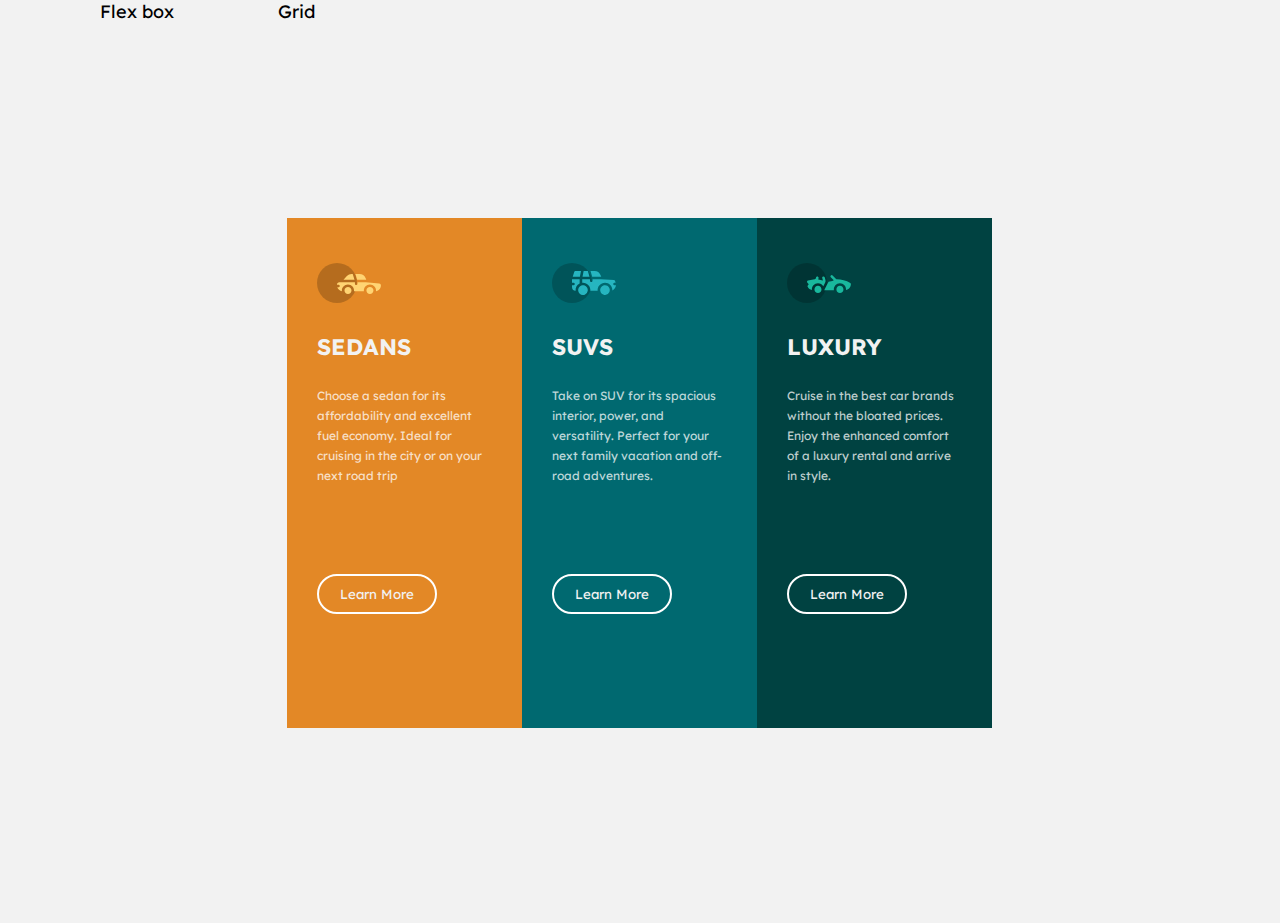
<file: index.html>
<!DOCTYPE html>
<html lang="en">
<head>
    <meta charset="UTF-8">
    <meta http-equiv="X-UA-Compatible" content="IE=edge">
    <meta name="viewport" content="width=device-width, initial-scale=1.0">
    <title>FLEX BOX LAYOUT CARDs</title>
    <link rel="stylesheet" href="style.css">
</head>
<body>
    <header>
        <ul>
            <li><a href="index.html">Flex box</a></li>
            
            <li><a href="grid.html">Grid</a></li>
        </ul>
    </header>
    <main>
        <section class="sedans">
            <div class="images">
                <svg width="64" height="40" xmlns="http://www.w3.org/2000/svg"><g fill="none" fill-rule="evenodd"><circle fill="#000" opacity=".201" cx="20" cy="20" r="20"/><path d="M52.936 24.11c1.942 0 3.517 1.542 3.517 3.445 0 1.903-1.575 3.445-3.517 3.445s-3.516-1.542-3.516-3.445c0-1.903 1.574-3.445 3.516-3.445zm-21.957 0c1.942 0 3.517 1.542 3.517 3.445 0 1.903-1.575 3.445-3.517 3.445s-3.516-1.542-3.516-3.445c0-1.903 1.574-3.445 3.516-3.445zm6.948-4.848v1.429c0 .716.61 1.293 1.348 1.259a1.295 1.295 0 001.225-1.295v-1.393h8.256l13.483 1.313c.956.093 1.676.881 1.676 1.814 0 2.89-2.126 5.303-4.926 5.819.397-3.557-2.458-6.62-6.053-6.62-3.646 0-6.504 3.14-6.039 6.723h-9.879c.466-3.588-2.397-6.722-6.039-6.722-3.595 0-6.45 3.062-6.052 6.62-2.14-.398-3.916-1.912-4.61-3.931h1.142c.731 0 1.32-.598 1.285-1.322-.033-.678-.629-1.2-1.322-1.2H20v-.251c0-1.274 1.066-2.243 2.306-2.243h15.62zM42.59 11c2.645 0 4.99 1.556 5.972 3.963l.726 1.779H40.17L38.413 11h4.178zm-6.865 0l1.758 5.741H26.505l3.357-3.654A6.502 6.502 0 0134.644 11h1.082z" fill="#FFD473" fill-rule="nonzero"/></g></svg>
                
            </div>
            <h2>SEDANS</h2>
            <p>
                Choose a sedan for its
                affordability and excellent
                fuel economy. Ideal for
                cruising in the city or on
                your next road trip 
            </p>
            <button>Learn More</button>
        </section>
        <section class="suvs">
            <div class="images">
                <svg width="64" height="40" xmlns="http://www.w3.org/2000/svg"><g fill="none" fill-rule="evenodd"><circle fill="#000" opacity=".201" cx="20" cy="20" r="20"/><path d="M31.002 22.358c2.917 0 5.18 2.593 4.762 5.506a4.828 4.828 0 01-2.962 3.778 4.797 4.797 0 01-5.3-1.165c-1.188-1.26-1.235-2.613-1.263-2.613-.42-2.924 1.857-5.506 4.763-5.506zm22 0c3.457 0 5.798 3.567 4.41 6.744A4.816 4.816 0 0152.3 31.94a4.826 4.826 0 01-4.06-4.077c-.42-2.915 1.846-5.506 4.762-5.506zm-15.04-6.083v1.462a1.29 1.29 0 001.352 1.29c.693-.033 1.227-.631 1.227-1.326v-1.426h8.3l13.056.716a1.29 1.29 0 011.164.917c.27.895.446 1.477.563 1.87h-1.047c-.694 0-1.291.534-1.324 1.228a1.29 1.29 0 001.288 1.352h1.445c-.164 2.225-1.57 4.193-3.6 5.05.13-4.212-3.255-7.63-7.384-7.63-4.317 0-7.762 3.718-7.358 8.086h-7.285c.43-4.655-3.503-8.531-8.131-8.046v-3.543h7.734zm-10.312 0v4.308a7.4 7.4 0 00-4.006 7.274 3.874 3.874 0 01-3.642-3.864v-1.635h1.46a1.29 1.29 0 000-2.58h-1.461v-3.213l.003-.29h7.646zm14.986-8.196c2.65 0 5 1.592 5.984 4.055l.63 1.579a5.525 5.525 0 01-.065-.004l-.026-.002-.034-.002-.022-.002a4.178 4.178 0 00-.224-.006l-.098-.001h-.039l-.136-.001h-.052l-.326-.001H40.211L38.528 8.08zm-13.632 0l-1.122 5.616h-7.144l1.47-4.71a1.29 1.29 0 011.231-.906h5.565zm6.832 0l1.683 5.615h-7.007l1.121-5.615h4.203z" fill="#26B5C0" fill-rule="nonzero"/></g></svg>
            </div>
            <h2>SUVS</h2>
            <p>
                Take on SUV for its spacious
                interior, power, and
                versatility. Perfect for your
                next family vacation and
                off-road adventures. 
            </p>
            <button>Learn More</button>
        </section>
        <section class="luxury">
            <div class="images">
                <svg width="64" height="40" xmlns="http://www.w3.org/2000/svg"><g fill="none" fill-rule="evenodd"><circle fill="#000" opacity=".201" cx="20" cy="20" r="20"/><path d="M30.98 22.835c1.941 0 3.516 1.604 3.516 3.583 0 1.978-1.575 3.582-3.517 3.582s-3.516-1.604-3.516-3.582c0-1.979 1.574-3.583 3.516-3.583zm21.956 0c1.942 0 3.517 1.604 3.517 3.583 0 1.978-1.575 3.582-3.517 3.582s-3.516-1.604-3.516-3.582c0-1.979 1.574-3.583 3.516-3.583zm-9.143-10.45a1.27 1.27 0 011.819 0l3.715 3.784c4.444-.115 9.7 1.142 13.964 3.753.387.237.624.664.624 1.124 0 3.006-2.126 5.514-4.926 6.05.397-3.698-2.458-6.882-6.053-6.882-3.646 0-6.504 3.264-6.039 6.99h-9.669c.76-1.544.993-2.026 1.337-2.711l.082-.162c.421-.835 1.056-2.07 2.883-5.65 1.68-.023 3.47-.408 5.247-1.403l-2.984-3.04a1.328 1.328 0 010-1.854zm-7.68 1.064c.683-.2 1.395.202 1.592.898l.749 2.652a3.46 3.46 0 01-.247 2.51l-1.733 3.395-.216.424c-1.07-1.89-3.06-3.114-5.279-3.114-3.595 0-6.45 3.184-6.052 6.885-1.832-.347-3.414-1.537-4.278-3.276a1.331 1.331 0 01.117-1.376l.955-1.303-1.325-1.295c-.751-.735-.376-2.024.64-2.231l6.614-1.346.13-.026c.092-.019.145-.03.157-.031.314-.146 1.07-.591 1.07-1.506 0-.734.592-1.327 1.316-1.31.712.016 1.268.662 1.256 1.388a4.11 4.11 0 01-.348 1.611 22.69 22.69 0 014.7 1.146l-.7-2.473a1.314 1.314 0 01.882-1.622z" fill="#19B89D" fill-rule="nonzero"/></g></svg>
            </div>
            <h2>LUXURY</h2>
            <p>
                Cruise in the best car brands
                without the bloated prices.
                Enjoy the enhanced comfort
                of a luxury rental and arrive
                in style. 
            </p>
            <button>Learn More</button>
        </section>
    </main>
</body>
</html>
</file>
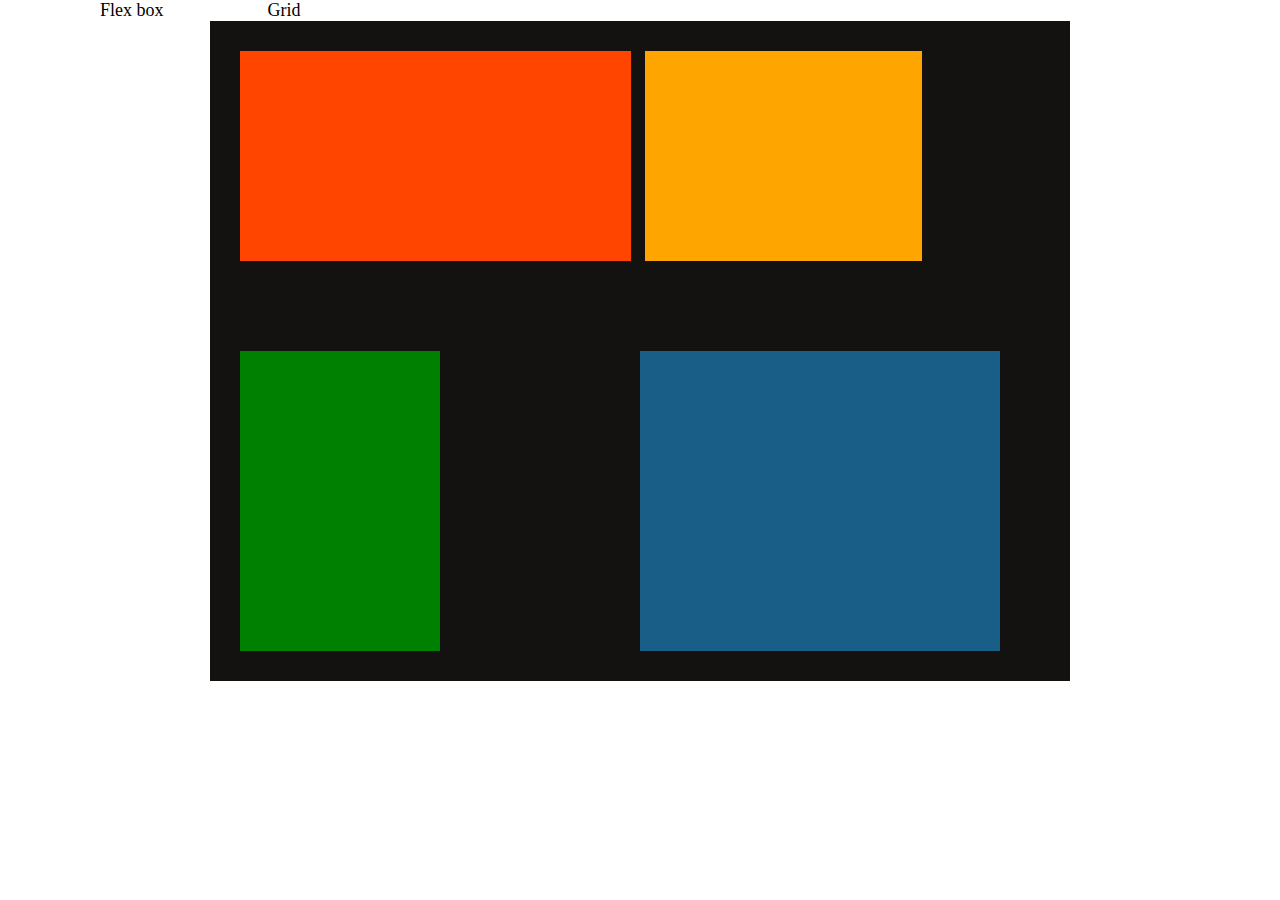
<file: grid.html>
<!DOCTYPE html>
<html lang="en">
<head>
    <meta charset="UTF-8">
    <meta http-equiv="X-UA-Compatible" content="IE=edge">
    <meta name="viewport" content="width=device-width, initial-scale=1.0">
    <title>GRID LAYOUTs</title>
    <link rel="stylesheet" href="grid.css">
</head>
<body>
    <header>
        <ul>
            <li><a href="index.html">Flex box</a></li>
            
            <li><a href="grid.html">Grid</a></li>
        </ul>
    </header>

    <main>
        <section class="top">
            <div class="left">

            </div>
            <div class="right">

            </div>
        </section>
        <section class="bottom">
            <div class="b_left">

            </div>
            <div class="t_right">
                <div class="r_top">

                </div>
                <div class="r_btm">

                </div>
            </div>
        </section>
    </main>
    
</body>
</html>
</file>
<file: style.css>
/* flex box */
@import url('https://fonts.googleapis.com/css2?family=Lexend+Deca&display=swap');
@import url('https://fonts.googleapis.com/css2?family=Lexend+Deca&display=swap');

* {
    margin: 0;
    padding: 0;
    font-family: 'Lexend Deca', sans-serif;
}

body {
    background-color: hsl(0, 0%, 95%);
    font-size: 15px;
}

ul li {
    display: inline;
    padding-left: 100px;
}

ul li a {
    text-decoration: none;
    color: black;
    font-size: large;
}

h2 {
    color: hsl(0, 0%, 95%);
    font-family:  [Big Shoulders Display];
    font-weight: 700;
    margin-top: 25px;
}

p {
    font-size: 12px;
    line-height: 20px;
    color: hsla(0, 0%, 100%, 0.75);
    margin-top: 25px;
}

main {
    width: 68%;
    height: 100vh;
    margin: auto;
    justify-content: center;
    align-items: center;
    display: flex;
}

.sedans {
    background-color: hsl(31, 77%, 52%);
    height: 50%;
    padding: 30px;
    /* width: 255px; */
    /* width: 50%; */
    width: 175px;
}

.images {
    margin-bottom: 10px;
    
}

svg {
    margin-top: 15px;
}


 button {
    margin-top: 50%;
    padding: 10px;
    border-radius: 20px;
    background-color: Transparent;
    border: 2px solid white;
    cursor:pointer;
    color: hsl(0, 0%, 95%);
    width: 120px;
}

.suvs {
    background-color: hsl(184, 100%, 22%);
    height: 50%;
    padding: 30px;
    width: 175px;
    /* width: 255px; */
    /* width: 50%; */
    /* width: 375px; */

}

.luxury {
    background-color: hsl(179, 100%, 13%);
    height: 50%;
    padding: 30px;
    width: 175px;
    /* width: 255px; */
    /* width: 50%; */
    
    /* width: 375px; */

}
</file>
<file: grid.css>
* {
    margin: 0;
    padding: 0;
}

ul li {
    display: inline;
    padding-left: 100px;
}

ul li a {
    text-decoration: none;
    color: black;
    font-size: large;
}

main {
    background-color: rgb(20, 17, 17);
    width: 800px;
    height: 600px;
    margin:  auto;
    justify-content: center;
    align-items: center;
    padding: 30px;
}

.top {
    height: 50%;
    display: grid;
    grid-template-columns: 1fr 1fr;
    grid-gap: 10px;
}


.left {
    background-color: orangered;
    width: 99%;
    height: 70%;
}

.right {
    background-color: orange;
    width: 70%;
    height: 70%;
}

.bottom {
    height: 50%;
    display: grid;
    grid-template-columns: 1fr 1fr;
    /* grid-gap: 1px; */
}

.b_left {
    background-color: green;
    width: 50%;
}

.t_right {
    background-color: rgba(27, 125, 182, 0.719);
    width: 90%;
}
</file>
